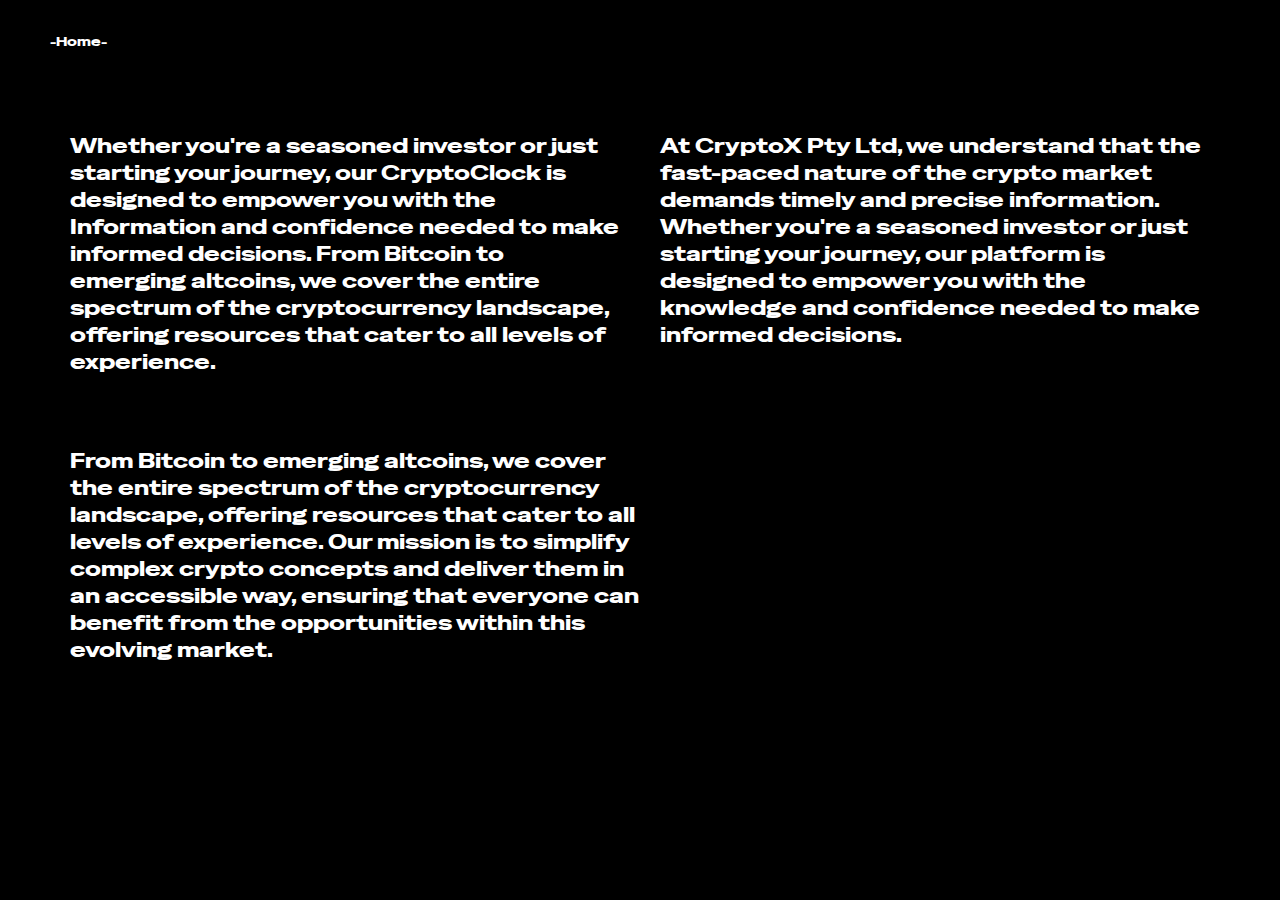
<file: about.html>
<!DOCTYPE html>
<html lang="en">
  <head>
    <meta charset="UTF-8" />
    <meta name="viewport" content="width=device-width, initial-scale=1.0" />
    <title>About</title>

    <link rel="preconnect" href="https://fonts.googleapis.com" />
    <link rel="preconnect" href="https://fonts.gstatic.com" crossorigin />
    <link
      href="https://fonts.googleapis.com/css2?family=Special+Gothic+Expanded+One&display=swap"
      rel="stylesheet"
    />

    <link rel="stylesheet" href="about.css" />
  </head>
  <body>
    <section class="site-page">
      <div class="content">
        <div class="right">
          <nav><a class="nav1" href="index.html">-Home-</a></nav>
          <div class="texts">
            <div class="text1">
              <p>
                Whether you're a seasoned investor or just starting your
                journey, our CryptoClock is designed to empower you with the
                Information and confidence needed to make informed decisions.
                From Bitcoin to emerging altcoins, we cover the entire spectrum
                of the cryptocurrency landscape, offering resources that cater
                to all levels of experience.
              </p>
            </div>
            <div class="text2">
              <p>
                At CryptoX Pty Ltd, we understand that the fast-paced nature of
                the crypto market demands timely and precise information.
                Whether you're a seasoned investor or just starting your
                journey, our platform is designed to empower you with the
                knowledge and confidence needed to make informed decisions.
              </p>
            </div>
          </div>
          <div class="left-text">
            <p>
              From Bitcoin to emerging altcoins, we cover the entire spectrum of
              the cryptocurrency landscape, offering resources that cater to all
              levels of experience. Our mission is to simplify complex crypto
              concepts and deliver them in an accessible way, ensuring that
              everyone can benefit from the opportunities within this evolving
              market.
            </p>
          </div>
        </div>
      </div>
    </section>
  </body>
</html>
</file>
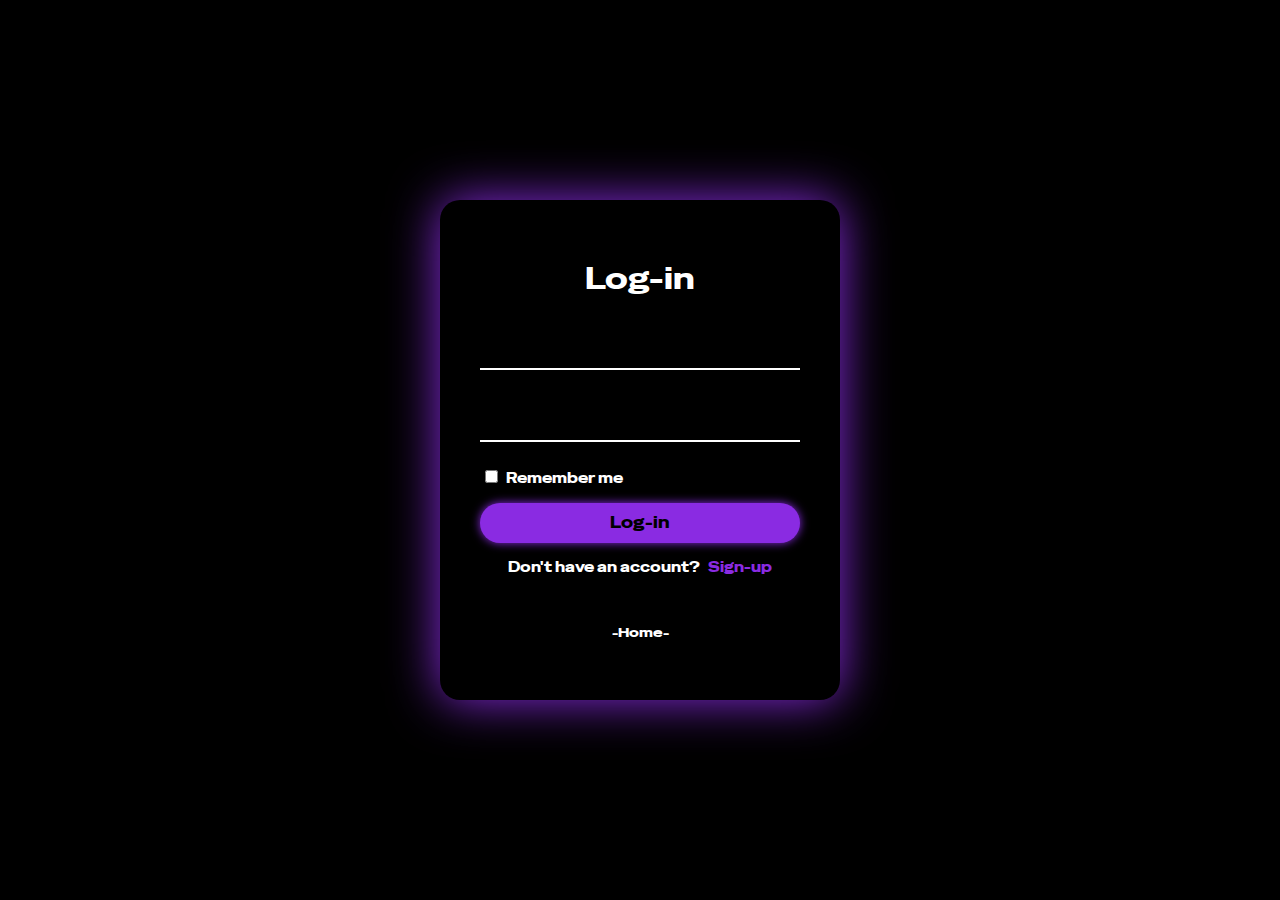
<file: login.html>
<!DOCTYPE html>
<html lang="en">
<head>
    <meta charset="UTF-8">
    <meta name="viewport" content="width=device-width, initial-scale=1.0">
    <title>Log-in</title>
    <link rel="preconnect" href="https://fonts.googleapis.com" />
    <link rel="preconnect" href="https://fonts.gstatic.com" crossorigin />
    <link
      href="https://fonts.googleapis.com/css2?family=Special+Gothic+Expanded+One&display=swap"
      rel="stylesheet"
    />

    <link rel="stylesheet" href="login.css" /> 

</head>
<body>
  <div class="wrapper">
    <div class="form-wrapper">
      <form action="">
        <h2>Log-in</h2>
        <div class="input-group">
          <input type="text" required>
          <label for="Username"></label>
        </div>
        <div class="input-group">
          <input type="password" required>
          <label for="password"></label>
        </div>
        <div class="remember">
          <label for=""><input type="checkbox"><span style="color: #000;" class="black">..</span>Remember me</label>
        </div>
        <button type="submit">Log-in</button>
        <div class="signup">
          <p>Don't have an account?<a href="signup.html" class="signup-link"><span style="color: #000;" class="black">..</span>Sign-up</a></p>
        </div>
        <div class="home"><nav><a class="nav1" href="index.html">-Home-</a></nav></div>
      </form>
    </div>
  </div> 
</body>
</html>
</file>
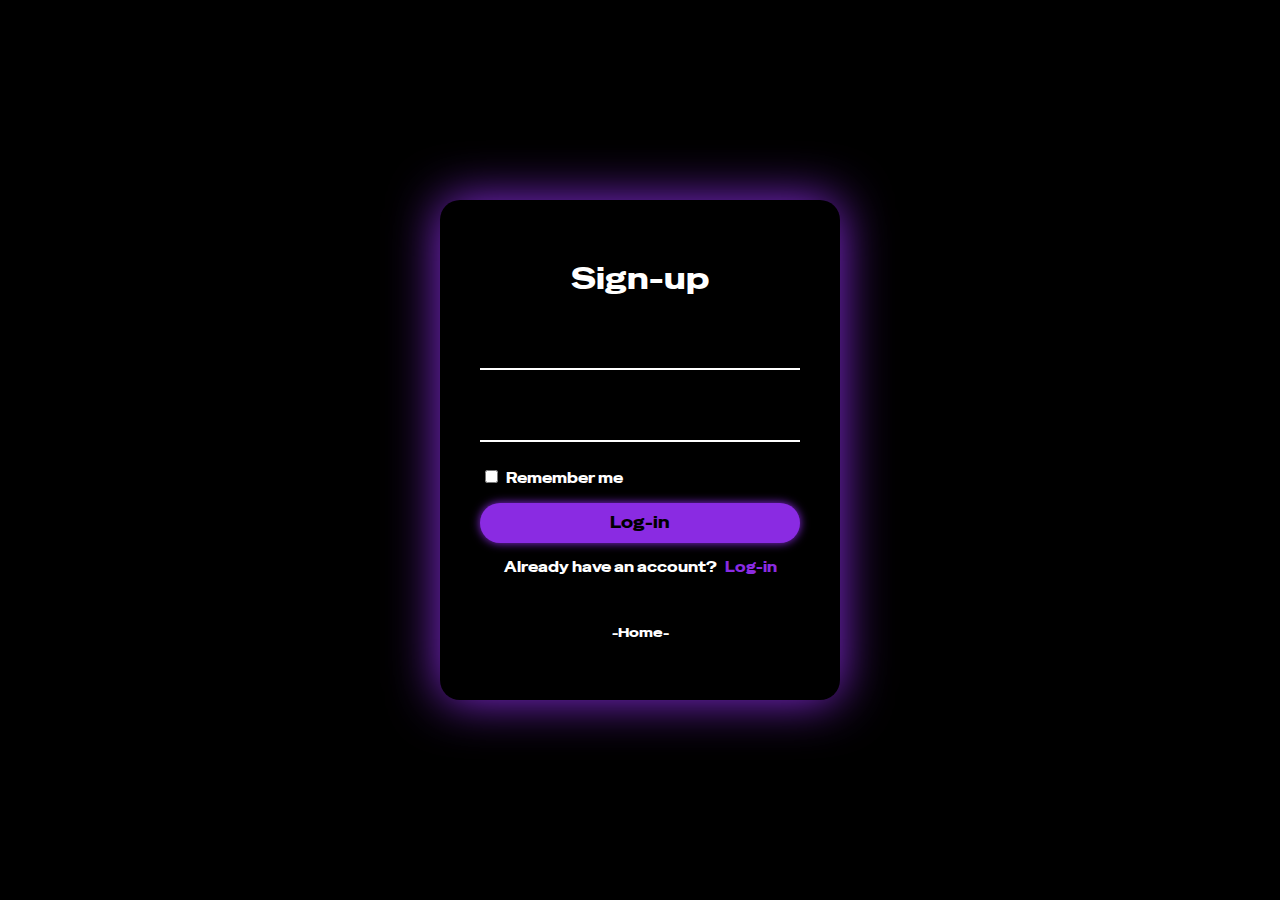
<file: signup.html>
<!DOCTYPE html>
<html lang="en">
<head>
    <meta charset="UTF-8">
    <meta name="viewport" content="width=device-width, initial-scale=1.0">
    <title>Sign-up</title>

    <link rel="preconnect" href="https://fonts.googleapis.com" />
    <link rel="preconnect" href="https://fonts.gstatic.com" crossorigin />
    <link
      href="https://fonts.googleapis.com/css2?family=Special+Gothic+Expanded+One&display=swap"
      rel="stylesheet"
    />

    <link rel="stylesheet" href="signup.css" /> 

</head>
<body>
    <div class="wrapper">
        <div class="form-wrapper">
          <form action="">
            <h2>Sign-up</h2>
            <div class="input-group">
              <input type="text" required>
              <label for="Username"></label>
            </div>
            <div class="input-group">
              <input type="password" required>
              <label for="password"></label>
            </div>
            <div class="remember">
              <label for=""><input type="checkbox"><span style="color: #000;" class="black">..</span>Remember me</label>
            </div>
            <button type="submit">Log-in</button>
            <div class="signup">
                <p>Already have an account?<a href="login.html" class="signup-link"><span style="color: #000;" class="black">..</span>Log-in</a></p>
              </div>
              <div class="home"><nav><a class="nav1" href="index.html">-Home-</a></nav></div>
            </form>
          </div>
        </div> 
</body>
</html>
</file>
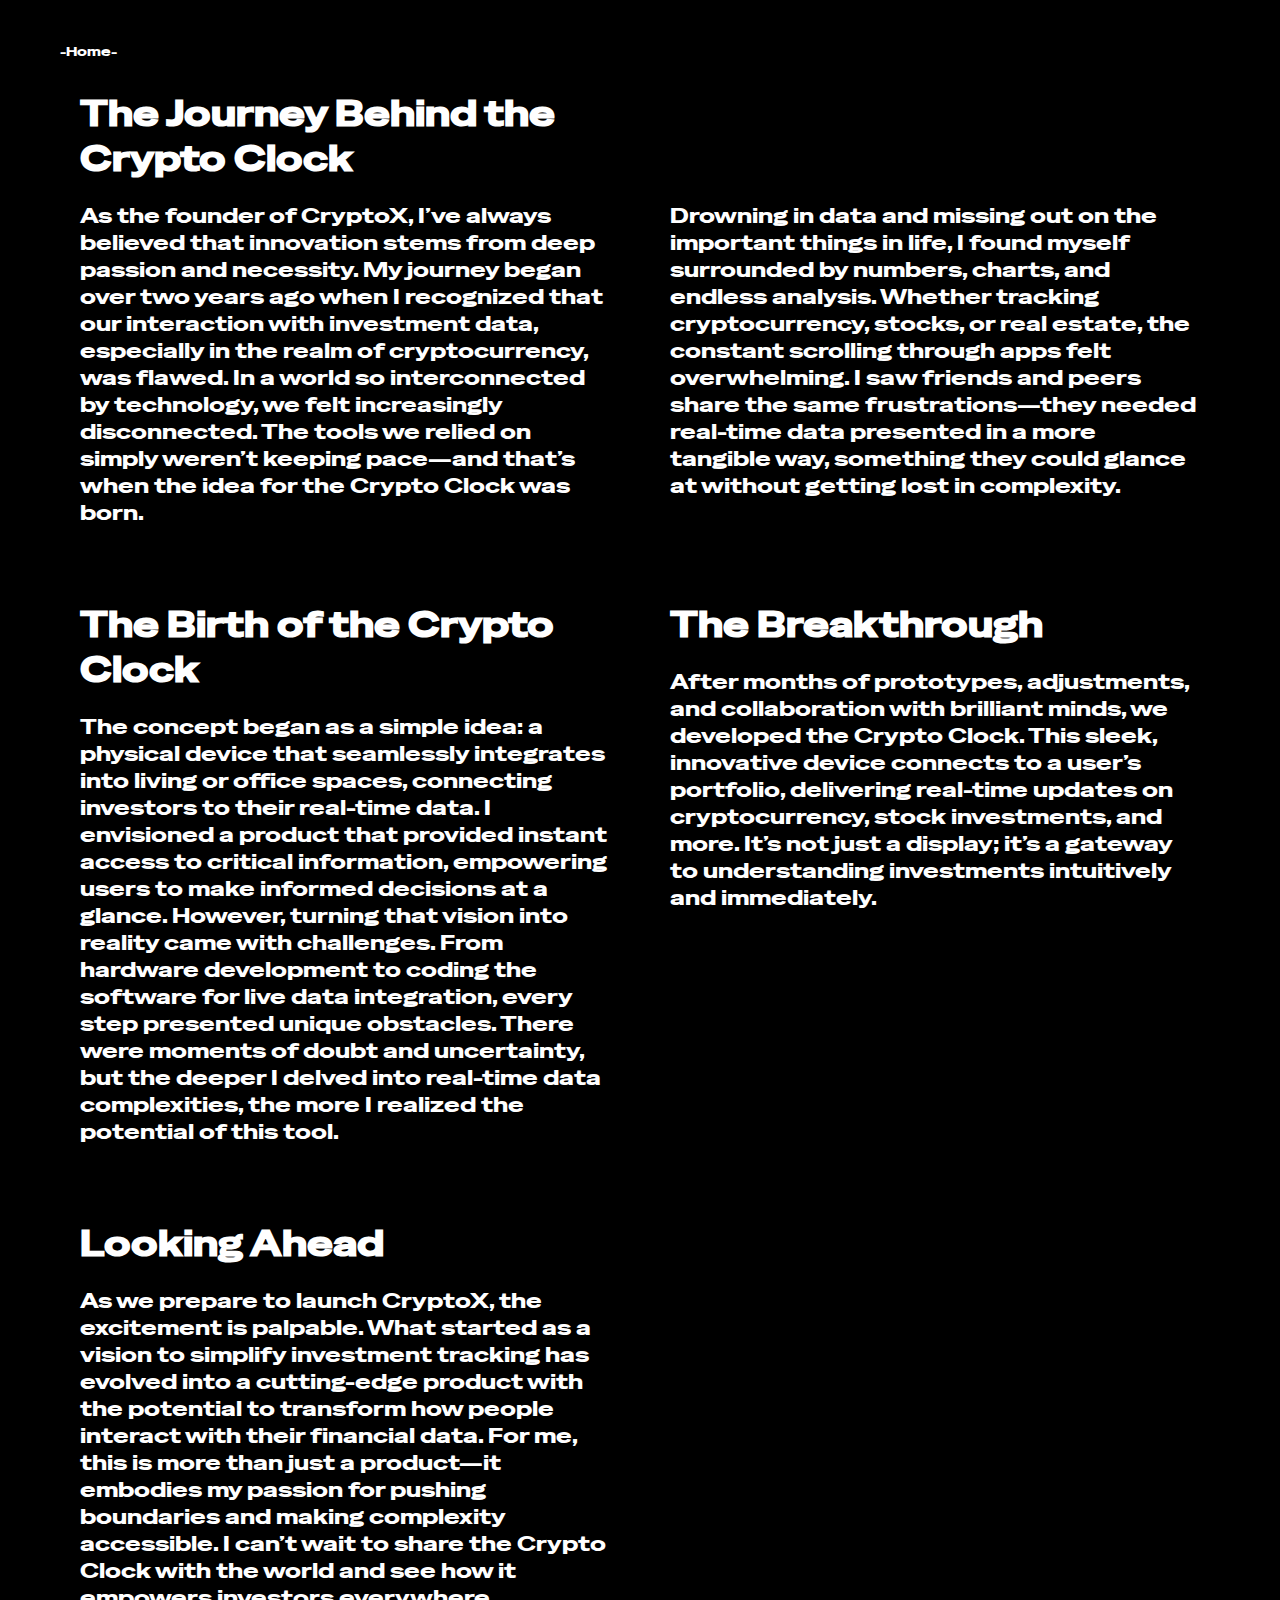
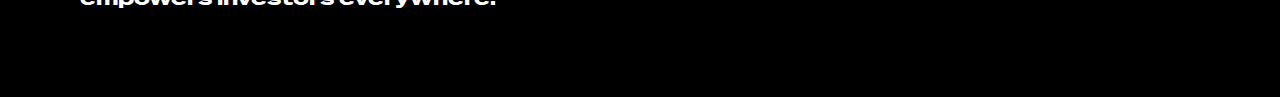
<file: story.html>
<!DOCTYPE html>
<html lang="en">
  <head>
    <meta charset="UTF-8" />
    <meta name="viewport" content="width=device-width, initial-scale=1.0" />
    <title>Story</title>

    <link rel="preconnect" href="https://fonts.googleapis.com" />
    <link rel="preconnect" href="https://fonts.gstatic.com" crossorigin />
    <link
      href="https://fonts.googleapis.com/css2?family=Special+Gothic+Expanded+One&display=swap"
      rel="stylesheet"
    />

    <link rel="stylesheet" href="story.css" />
  </head>
  <body>
    <section class="page">
      <div class="content">
        <nav><a class="nav1" href="index.html">-Home-</a></nav>
        <div class="r1">
          <div class="text1">
            <h3 class="paragraph" style="width: 100%;">The Journey Behind the Crypto Clock</h3>
            <p class="first">
              As the founder of CryptoX, I’ve always believed that innovation
              stems from deep passion and necessity. My journey began over two
              years ago when I recognized that our interaction with investment
              data, especially in the realm of cryptocurrency, was flawed. In a
              world so interconnected by technology, we felt increasingly
              disconnected. The tools we relied on simply weren’t keeping
              pace—and that’s when the idea for the Crypto Clock was born.
            </p>
          </div>
          <div class="text3">
            <p class="second">
              Drowning in data and missing out on the important things in life,
              I found myself surrounded by numbers, charts, and endless
              analysis. Whether tracking cryptocurrency, stocks, or real estate,
              the constant scrolling through apps felt overwhelming. I saw
              friends and peers share the same frustrations—they needed
              real-time data presented in a more tangible way, something they
              could glance at without getting lost in complexity.
            </p>
          </div>
        </div>
        <div class="r2">
        </div>
        <div class="r1">
          <div class="text1">
            <h3 class="paragraph" style="width: 100%;">The Birth of the Crypto Clock</h3>
            <p>
              The concept began as a simple idea: a physical device that
              seamlessly integrates into living or office spaces, connecting
              investors to their real-time data. I envisioned a product that
              provided instant access to critical information, empowering users
              to make informed decisions at a glance. However, turning that
              vision into reality came with challenges. From hardware
              development to coding the software for live data integration,
              every step presented unique obstacles. There were moments of doubt
              and uncertainty, but the deeper I delved into real-time data
              complexities, the more I realized the potential of this tool.
            </p>
          </div>
          <div class="text2">
            <h3 class="paragraph1" style="width: 100%;">The Breakthrough</h3>
            <p>
              After months of prototypes, adjustments, and collaboration with
              brilliant minds, we developed the Crypto Clock. This sleek,
              innovative device connects to a user’s portfolio, delivering
              real-time updates on cryptocurrency, stock investments, and more.
              It’s not just a display; it’s a gateway to understanding
              investments intuitively and immediately.
            </p>
          </div>
        </div>
        <div class="r1">
          <div class="text1">
            <h3 class="paragraph" style="width: 100%;">Looking Ahead</h3>
            <p>
              As we prepare to launch CryptoX, the excitement is palpable. What
              started as a vision to simplify investment tracking has evolved
              into a cutting-edge product with the potential to transform how
              people interact with their financial data. For me, this is more
              than just a product—it embodies my passion for pushing boundaries
              and making complexity accessible. I can’t wait to share the Crypto
              Clock with the world and see how it empowers investors everywhere.
            </p>
          </div>
        </div>
      </div>
    </section>
  </body>
</html>
</file>
<file: about.css>
body{
    background: #000;
    box-sizing: border-box;
    font-family: "Special Gothic Expanded One", sans-serif;
    font-weight: 400;
    font-style: normal;
    display: flex;
    margin: 0;
    padding: 0;
}
.site-page{
    width: 100%;
    margin: 30px;
    box-sizing: border-box;
    display: flex;
}
.home{
    width: 100%;
    padding-top: 30px;
}
nav{
    width: 100%;
    text-align: left;
    padding: 0;
    margin: 0;
}
nav a{
    padding-left: 20px;
    padding-bottom: 10px;
    font-size: 13px;
}
a{
    text-decoration: none;
}
.nav1{
    color: white;
    cursor: pointer;
    position: relative;
}
.nav1::after{
  content: "";
  background: azure;
  transition: width 0.3s ease;
  position: absolute;
  width: 0%;
  left: 0;
  bottom: 2px;
  height: 2px;
}
.nav1:hover::after{
    width: 100%;
}
.text1{
    box-sizing: border-box;
    width: 50%;
    padding-left: 40px;
    padding-right: 20px;
}
.text2{
    box-sizing: border-box;
    width: 50%;
    padding-left: 20px;
    padding-right: 40px;
}
.left-text{
    width: 50%;
    box-sizing: border-box;
    padding-top: 30px;
    padding-left: 40px;
}
p{
    color: white;
    font-size: 21px;
}
.texts{
    width: 100%;
    display: flex;
    box-sizing: border-box;
    padding-top: 60px;
}
.content{
    display: flex;
    flex-direction: row;
}
@media  screen and (max-width: 800px) {
    .content{
        display: flex;
        flex-direction: column;
    }
    .right{
        display: flex;
        flex-direction: column;
    }
    .texts{
        display: flex;
        flex-direction: column;
    }
    .text2{
        padding-top: 20px;
        width: 100%;
        padding-left: 20px;
        padding-right: 20px;
    }
    .text1{
        width: 100%;
        padding-left: 20px;
        padding-right: 20px;
    }
    .left-text{
        width: 100%;
        padding-left: 20px;
        padding-right: 20px;
    }
}
@media screen and (max-width: 600px){
    .p{
        font-size: 17px;
    }
}
@media screen and (max-width: 450px){
    .text1{
        padding-left: 5px;
        padding-right: 5px;
    }
    .texts{
        padding-top: 10px;
    }
    .text2{
        padding-left: 0;
        padding-right: 0;
    }
    .left-text{
        padding-left: 0;
        padding-right: 0;
    }
    body{
        margin: 0;
        padding: 0;
    }
    .site-page{
        margin: 15px;
    }
}
</file>
<file: login.css>
*{
    margin: 0;
    padding: 0;
    box-sizing: border-box;
    font-family: "Special Gothic Expanded One", sans-serif;
    font-weight: 400;
    font-style: normal;
}
.home{
    width: 100%;
    text-align: center;
    padding-top: 30px;
}
body{
    box-sizing: border-box;
    display: flex;
    background: #000;
    justify-content: center;
    align-items: center;
    min-height: 100vh;
}
.wrapper{
    box-shadow: 0 0 50px blueviolet;
    position: relative;
    width: 400px;
    height: 500px;
    background: #000;
    border-radius: 20px;
    padding: 40px;
}
.form-wrapper{
    display: flex;
    justify-content: center;
    align-items: center;
    width: 100%;
    height: 100%;
}
h2{
    font-size: 30px;
    color: #fff;
    text-align: center;
}
.input-group{
    position: relative;
    margin: 30px 0;
    border-bottom: 2px solid #fff;
    color: #fff;
}
.input-group label{
    position: absolute;
    top: 50%;
    left: 5px;
    transform: translateY(-50%);
    font-size: 16px;
    color: #fff;
    pointer-events: none;
}
.input-group input{
    width: 320px;
    height: 40px;
    font-size: 16px;
    color: #fff;
    padding: 0 5px;
    background: transparent;
    border: none;
    outline: none;
}
.remember{
    margin: -5px 0 15px 5px;
}
.remember label{
    color: #fff;
    font-size: 14px;
}
.remember label input{
    accent-color: blueviolet;
}
button{
    position: relative;
    width: 100%;
    height: 40px;
    background: blueviolet;
    box-shadow: 0 0 10px blueviolet;
    font-size: 16px;
    color: #000;
    font-weight: 500;
    cursor: pointer;
    border-radius: 30px;
    border: none;
    outline: none;
}
.signup{
    font-size: 14px;
    text-align: center;
    margin: 15px 0;
}
.signup p{
    color: #fff;
}
.signup p a{
    color: blueviolet;
    text-decoration: none;
    font-weight: 400;
}
.signup p a:hover{
    text-decoration: underline;
}
nav{
    width: 100%;
    text-align: left;
    padding: 0;
    margin: 0;
    text-align: center;
}
nav a{
    padding-bottom: 10px;
    font-size: 13px;
}
a{
    text-decoration: none;
}
.nav1{
    color: white;
    cursor: pointer;
    position: relative;
}
.nav1::after{
  content: "";
  background: azure;
  transition: width 0.3s ease;
  position: absolute;
  width: 0%;
  left: 0;
  bottom: 2px;
  height: 2px;
}
.nav1:hover::after{
    width: 100%;
}
@media  screen and (max-width: 470px) {
    .wrapper{
        width: 300px;
        height: 400px;
    }
    h2{
        font-size: 25px;
    }
    .input-group input{
        width: 220px;
    }
    .home{
        padding-top: 5px;;
    }
    .input-group{
        margin: 20px 0;
    }
}
</file>
<file: signup.css>
*{
    margin: 0;
    padding: 0;
    box-sizing: border-box;
    font-family: "Special Gothic Expanded One", sans-serif;
    font-weight: 400;
    font-style: normal;
}
.home{
    width: 100%;
    text-align: center;
    padding-top: 30px;
}
body{
    box-sizing: border-box;
    display: flex;
    background: #000;
    justify-content: center;
    align-items: center;
    min-height: 100vh;
}
.wrapper{
    box-shadow: 0 0 50px blueviolet;
    position: relative;
    width: 400px;
    height: 500px;
    background: #000;
    border-radius: 20px;
    padding: 40px;
}
.form-wrapper{
    display: flex;
    justify-content: center;
    align-items: center;
    width: 100%;
    height: 100%;
}
h2{
    font-size: 30px;
    color: #fff;
    text-align: center;
}
.input-group{
    position: relative;
    margin: 30px 0;
    border-bottom: 2px solid #fff;
    color: #fff;
}
.input-group label{
    position: absolute;
    top: 50%;
    left: 5px;
    transform: translateY(-50%);
    font-size: 16px;
    color: #fff;
    pointer-events: none;
}
.input-group input{
    width: 320px;
    height: 40px;
    font-size: 16px;
    color: #fff;
    padding: 0 5px;
    background: transparent;
    border: none;
    outline: none;
}
.remember{
    margin: -5px 0 15px 5px;
}
.remember label{
    color: #fff;
    font-size: 14px;
}
.remember label input{
    accent-color: blueviolet;
}
button{
    position: relative;
    width: 100%;
    height: 40px;
    background: blueviolet;
    box-shadow: 0 0 10px blueviolet;
    font-size: 16px;
    color: #000;
    font-weight: 500;
    cursor: pointer;
    border-radius: 30px;
    border: none;
    outline: none;
}
.signup{
    font-size: 14px;
    text-align: center;
    margin: 15px 0;
}
.signup p{
    color: #fff;
}
.signup p a{
    color: blueviolet;
    text-decoration: none;
    font-weight: 400;
}
.signup p a:hover{
    text-decoration: underline;
}
nav{
    width: 100%;
    text-align: left;
    padding: 0;
    margin: 0;
    text-align: center;
}
nav a{
    padding-bottom: 10px;
    font-size: 13px;
}
a{
    text-decoration: none;
}
.nav1{
    color: white;
    cursor: pointer;
    position: relative;
}
.nav1::after{
  content: "";
  background: azure;
  transition: width 0.3s ease;
  position: absolute;
  width: 0%;
  left: 0;
  bottom: 2px;
  height: 2px;
}
.nav1:hover::after{
    width: 100%;
}
@media  screen and (max-width: 470px) {
    .wrapper{
        width: 300px;
        height: 400px;
    }
    h2{
        font-size: 25px;
    }
    .input-group input{
        width: 220px;
    }
    .home{
        padding-top: 5px;;
    }
    .input-group{
        margin: 20px 0;
    }
}
</file>
<file: story.css>
body{
    background: #000;
    box-sizing: border-box;
    font-family: "Special Gothic Expanded One", sans-serif;
    font-weight: 400;
    font-style: normal;
    display: flex;
    margin: 0;
    padding: 0;
}
.page{
    padding: 40px;
    width: 100%;
}
nav{
    width: 100%;
    text-align: left;
    padding: 0;
    margin: 0;
}
nav a{
    padding-left: 20px;
    padding-bottom: 10px;
    font-size: 13px;
}
a{
    text-decoration: none;
}
.nav1{
    color: white;
    cursor: pointer;
    position: relative;
}
.nav1::after{
  content: "";
  background: azure;
  transition: width 0.3s ease;
  position: absolute;
  width: 0%;
  left: 0;
  bottom: 2px;
  height: 2px;
}
.nav1:hover::after{
    width: 100%;
}
.text1{
  width: 50%;
  box-sizing: border-box;
  padding-right: 30px;
  padding-bottom: 15px;
  margin: 0;
}
.text2{
  width: 50%;
  box-sizing: border-box;
  padding-left: 30px;
  padding-bottom: 15px;
  margin: 0;
}
.text3{
    width: 50%;
    box-sizing: border-box;
    padding-left: 30px;
    padding-bottom: 15px;
    margin: 0;
    padding-top: 110px;
}
.r1{
    margin: 0;
    display: flex;
    flex-direction: row;
    width: 100%;
    padding-left: 40px;
    padding-top: 10px;
    padding-right: 40px;
    padding-bottom: 10px;
    box-sizing: border-box;
}
.r2{
    display: flex;
    flex-direction: row;
}
.paragraph{
    width: 50%;
    font-size: 35px;
    color: white;
    padding-top: 20px;
    padding-right: 20px;
    margin: 0;
}
.paragraph1{
    width: 50%;
    font-size: 35px;
    color: white;
    padding-top: 20px;
    padding-right: 40px;
    margin: 0;
}
p{
    color: white;
    font-size: 21px;
}
@media screen and (max-width: 1000px){
    .page{
        padding: 0;
    }
    .content{
        margin-top: 20px;
    }
}
@media screen and (max-width: 930px) {
    .r1{
        display: flex;
        flex-direction: column;
        margin: 0;
        padding: 0;
    }
    .r2{
        display: flex;
        flex-direction: column;
        margin: 0;
        padding: 0;
    }
    .text1{
        width: 100%;
        padding-left: 35px;
        padding-right: 35px;
    }
    .text3{
        width: 100%;
        padding-left: 35px;
        padding-right: 35px;
        padding-top: 0;
        margin-top: 0;
    }
    .text2{
        width: 100%;
        padding-left: 35px;
        padding-right: 35px;
        padding-top: 0;
        margin-top: 0;
    }
    .paragraph{
        width: 100%;
        padding-left: 0;
        padding-right: 0;
    }
    .paragraph1{
        width: 100%;
        padding-left: 0;
        padding-right: 0;
    }
    .first{
        margin-bottom: 0;
    }
    .second{
        margin-top: 0;
    }
}
@media screen and (max-width: 600px) {
    .paragraph{
        font-size: 29px;
    }
    .paragraph1{
        font-size: 29px;
    }
    p{
        font-size: 17px;
    }
}
@media screen and (max-width: 400px) {
    .paragraph{
        font-size: 24px;
    }
    .paragraph1{
        font-size: 24px;
    }
    p{
        font-size: 12px;
    }
}
</file>
